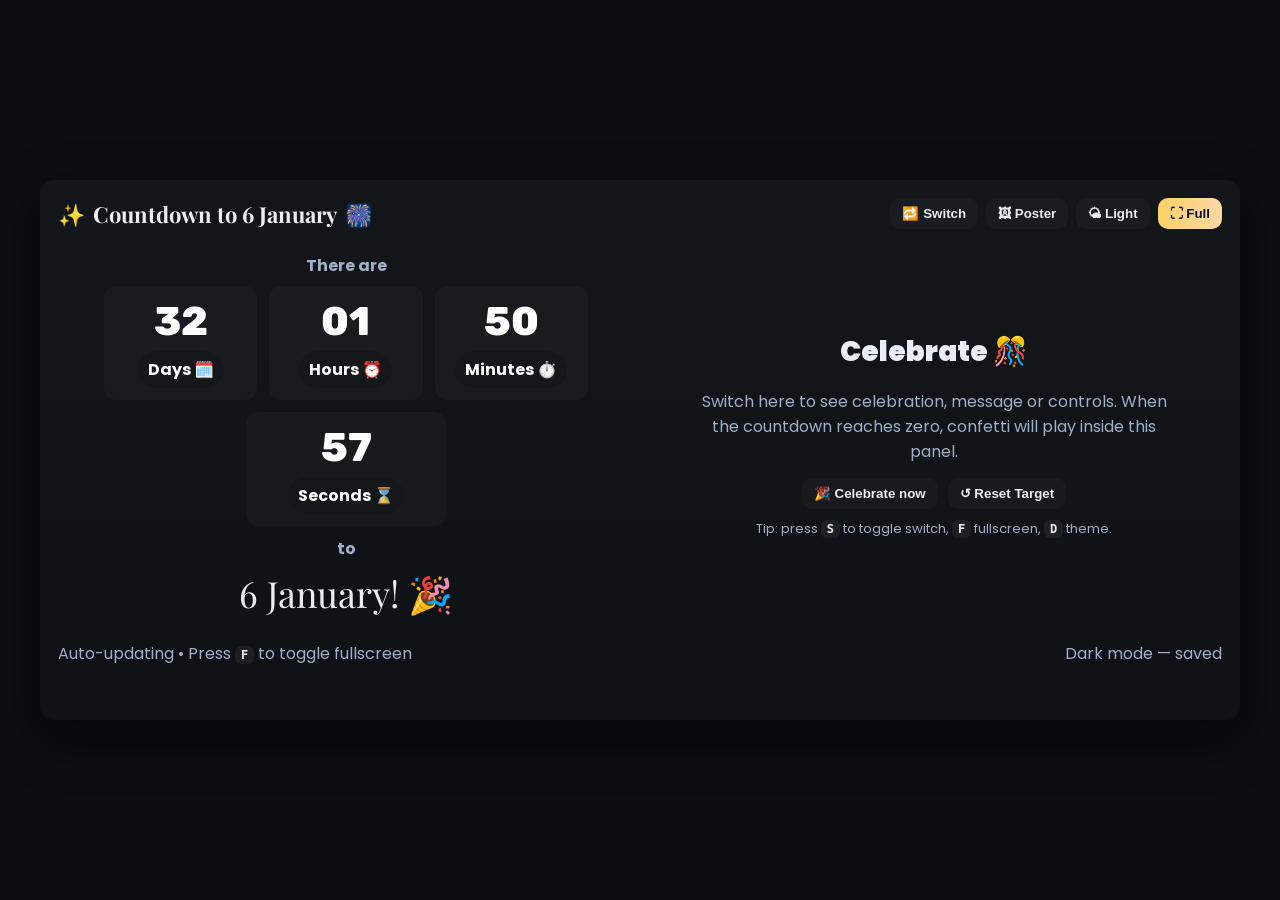
<file: index.html>
<!doctype html>
<html lang="en">
<head>
  <meta charset="utf-8" />
  <meta name="viewport" content="width=device-width,initial-scale=1" />
  <title>🎉 Countdown to 6 January — Half Card Switch</title>

  <link rel="preconnect" href="https://fonts.gstatic.com" crossorigin>
  <link rel="preconnect" href="https://fonts.googleapis.com">
  <link href="https://fonts.googleapis.com/css2?family=Playfair+Display:wght@700;900&family=Poppins:wght@300;500;700&family=Rubik:wght@400;700&display=swap" rel="stylesheet">

  <meta name="theme-color" content="#0b0e12">
  <link rel="stylesheet" href="styles.css">
  <script src="script.js" defer></script>
</head>
<body>
  <div id="app" class="app" data-theme="dark">
    <main class="card" id="card" role="application" aria-label="Countdown card">
      <!-- header -->
      <header class="card-header" id="cardHeader">
        <h1 class="title">
          <span class="spark" aria-hidden="true">✨</span>
          Countdown to 6 January
          <span class="spark" aria-hidden="true">🎆</span>
        </h1>

        <div class="controls" role="toolbar" aria-label="Controls">
          <button id="halfSwitchBtn" class="control-btn" title="Switch halves (toggle)">🔁 Switch</button>
          <button id="posterBtn" class="control-btn" title="Toggle poster / UI hide">🖼 Poster</button>
          <button id="themeToggle" class="control-btn" aria-pressed="false" title="Switch to Light mode">🌤 Light</button>
          <button id="fsBtn" class="control-btn primary" aria-pressed="false" title="Toggle fullscreen">⛶ Full</button>
        </div>
      </header>

      <!-- panels wrapper (two halves) -->
      <div class="panels" id="panels" aria-live="polite">
        <!-- LEFT PANEL (Countdown) -->
        <section class="panel left-panel" id="leftPanel">
          <div class="panel-inner">
            <div class="subtitle">There are</div>

            <div class="count-grid" role="group" aria-label="Countdown values">
              <div class="count-box">
                <div class="count-num" id="days">0</div>
                <div class="count-label">Days 🗓️</div>
              </div>
              <div class="count-box">
                <div class="count-num" id="hours">00</div>
                <div class="count-label">Hours ⏰</div>
              </div>
              <div class="count-box">
                <div class="count-num" id="minutes">00</div>
                <div class="count-label">Minutes ⏱️</div>
              </div>
              <div class="count-box">
                <div class="count-num" id="seconds">00</div>
                <div class="count-label">Seconds ⌛</div>
              </div>
            </div>

            <div class="to-text">to</div>
            <div class="big-date" id="bigDate">6 January! 🎉</div>
          </div>
        </section>

        <!-- RIGHT PANEL (Info / Celebrate) -->
        <section class="panel right-panel" id="rightPanel">
          <div class="panel-inner">
            <div class="right-title">Celebrate 🎊</div>
            <p class="right-text">Switch here to see celebration, message or controls. When the countdown reaches zero, confetti will play inside this panel.</p>

            <div class="right-actions">
              <button id="celebrateBtn" class="control-btn">🎉 Celebrate now</button>
              <button id="resetBtn" class="control-btn">↺ Reset Target</button>
            </div>

            <div class="right-note">Tip: press <kbd>S</kbd> to toggle switch, <kbd>F</kbd> fullscreen, <kbd>D</kbd> theme.</div>
          </div>
        </section>
      </div>

      <!-- footer -->
      <footer class="card-footer" id="cardFooter">
        <div class="footer-left">Auto-updating • Press <kbd>F</kbd> to toggle fullscreen</div>
        <div class="footer-right" id="status" aria-live="polite">Dark mode — saved</div>
      </footer>

      <!-- confetti container inside card (clipped to card) -->
      <div id="confetti" aria-hidden="true"></div>
    </main>
  </div>
</body>
</html>
</file>
<file: styles.css>
/* Half-card switch design + fullscreen-safe */

/* Variables (dark default) */
:root {
  --bg:#0b0e12;
  --card-bg: linear-gradient(180deg, rgba(255,255,255,0.03), rgba(255,255,255,0.01));
  --text:#e8eef6;
  --muted:#9fb0c8;
  --accent:#ffd166;
  --box-bg: rgba(255,255,255,0.03);
  --box-text:#fff;
  --control-bg: rgba(255,255,255,0.03);
  --card-radius:14px;
  --shadow: 0 18px 48px rgba(0,0,0,0.55);
}

:root[data-theme='light']{
  --bg:#f6fbff; --card-bg:linear-gradient(180deg,#fff,#f3f9ff); --text:#111827; --muted:#4b5563; --accent:#1e3a8a; --box-bg:#fff; --box-text:#222; --control-bg: rgba(0,0,0,0.06);
}

/* Base */
*{box-sizing:border-box}
html,body{height:100%;margin:0}
body{
  font-family:"Poppins",system-ui,-apple-system,"Segoe UI",Roboto,Arial;
  background:var(--bg);
  color:var(--text);
  display:flex;align-items:center;justify-content:center;padding:22px;overflow:hidden;
}
.app{width:100%;max-width:1200px}

/* Card */
.card{
  width:100%; border-radius:var(--card-radius); background:var(--card-bg); box-shadow:var(--shadow);
  padding:18px; position:relative; overflow:hidden; display:flex; flex-direction:column; min-height:540px;
}

/* Header / Footer */
.card-header{display:flex;align-items:center;justify-content:space-between;gap:12px;padding-bottom:6px}
.title{margin:0;font-family:"Playfair Display",serif;font-size:22px;display:flex;gap:8px;align-items:center}
.controls{display:flex;gap:8px;align-items:center}
.control-btn{background:var(--control-bg);border:0;color:var(--text);padding:8px 12px;border-radius:10px;font-weight:700;cursor:pointer;display:inline-flex;gap:8px;align-items:center}
.control-btn.primary{background:linear-gradient(90deg,var(--accent),#ffd7a6);color:#071029}

/* Panels wrapper: two halves side-by-side, animated switch */
.panels{display:flex;width:100%;height:100%;gap:12px;transition: all .42s cubic-bezier(.2,.9,.22,1);align-items:stretch}
.panel{flex:1 1 50%;min-width:0;background:transparent;border-radius:10px;overflow:hidden;display:flex;align-items:center;justify-content:center}
.panel-inner{padding:18px; width:100%; max-width:520px; margin:auto; text-align:center}

/* Left panel (countdown) styling */
.left-panel .subtitle{color:var(--muted);font-weight:700;margin-bottom:8px}
.count-grid{display:flex;gap:12px;flex-wrap:wrap;justify-content:center;width:100%}
.count-box{min-width:120px;flex:1 1 140px;max-width:200px;background:var(--box-bg);color:var(--box-text);border-radius:12px;padding:12px;display:flex;flex-direction:column;align-items:center;gap:6px}
.count-num{font-family:"Rubik",sans-serif;font-weight:800;font-size:40px}
.count-label{padding:6px 10px;border-radius:20px;background:rgba(0,0,0,0.12);font-weight:700;color:var(--box-text)}
.to-text{margin-top:10px;color:var(--muted);font-weight:700}
.big-date{font-family:"Playfair Display",serif;font-size:36px;margin-top:8px}

/* Right panel (info) */
.right-title{font-size:28px;font-weight:900;margin-bottom:8px}
.right-text{color:var(--muted);margin-bottom:14px}
.right-actions{display:flex;gap:10px;justify-content:center;margin-bottom:8px}
.right-note{color:var(--muted);font-size:13px;margin-top:10px}

/* HALF SWITCH states
   - default: two halves (each 50%)
   - .show-right => right panel expands to 100%, left shrinks and hides content
   - .show-left  => left expands to 100% (optional; we default to toggling right)
*/
.card.show-right .panels{gap:0}
.card.show-right .left-panel{flex:0 0 0%; max-width:0; opacity:0; transform:scale(.98); transition: all .42s cubic-bezier(.2,.9,.22,1)}
.card.show-right .right-panel{flex:1 1 100%; max-width:100%}

/* Smooth return */
.card:not(.show-right) .left-panel{flex:1 1 50%; opacity:1; transform:none}
.card:not(.show-right) .right-panel{flex:1 1 50%}

/* Confetti container clipped to card */
#confetti{position:absolute;inset:0;pointer-events:none;overflow:visible;z-index:9999}

/* Footer */
.card-footer{display:flex;justify-content:space-between;align-items:center;color:var(--muted);padding-top:6px}

/* Poster mode hides header/footer cleanly */
.card.poster-mode .card-header,
.card.poster-mode .card-footer { display:none }

/* kbd */
kbd{background:rgba(255,255,255,0.06);border-radius:6px;padding:2px 6px;font-weight:700;font-size:12px;color:var(--text)}

/* Fullscreen fix: ensure card is fixed to viewport and panels behave */
:fullscreen .card, :-webkit-full-screen .card{
  position:fixed; top:0; left:0; width:100vw; height:100vh; padding:14px; margin:0; border-radius:0; z-index:999999; display:flex; flex-direction:column;
  min-height:0;
}
:fullscreen .panels{height:calc(100% - 110px)} /* leave room for header/footer */
:fullscreen .panel-inner{max-width:720px}

/* Responsive */
@media (max-width:840px){
  .big-date{font-size:28px}
  .count-num{font-size:34px}
  .title{font-size:18px}
  .card{min-height:420px}
}
</file>
